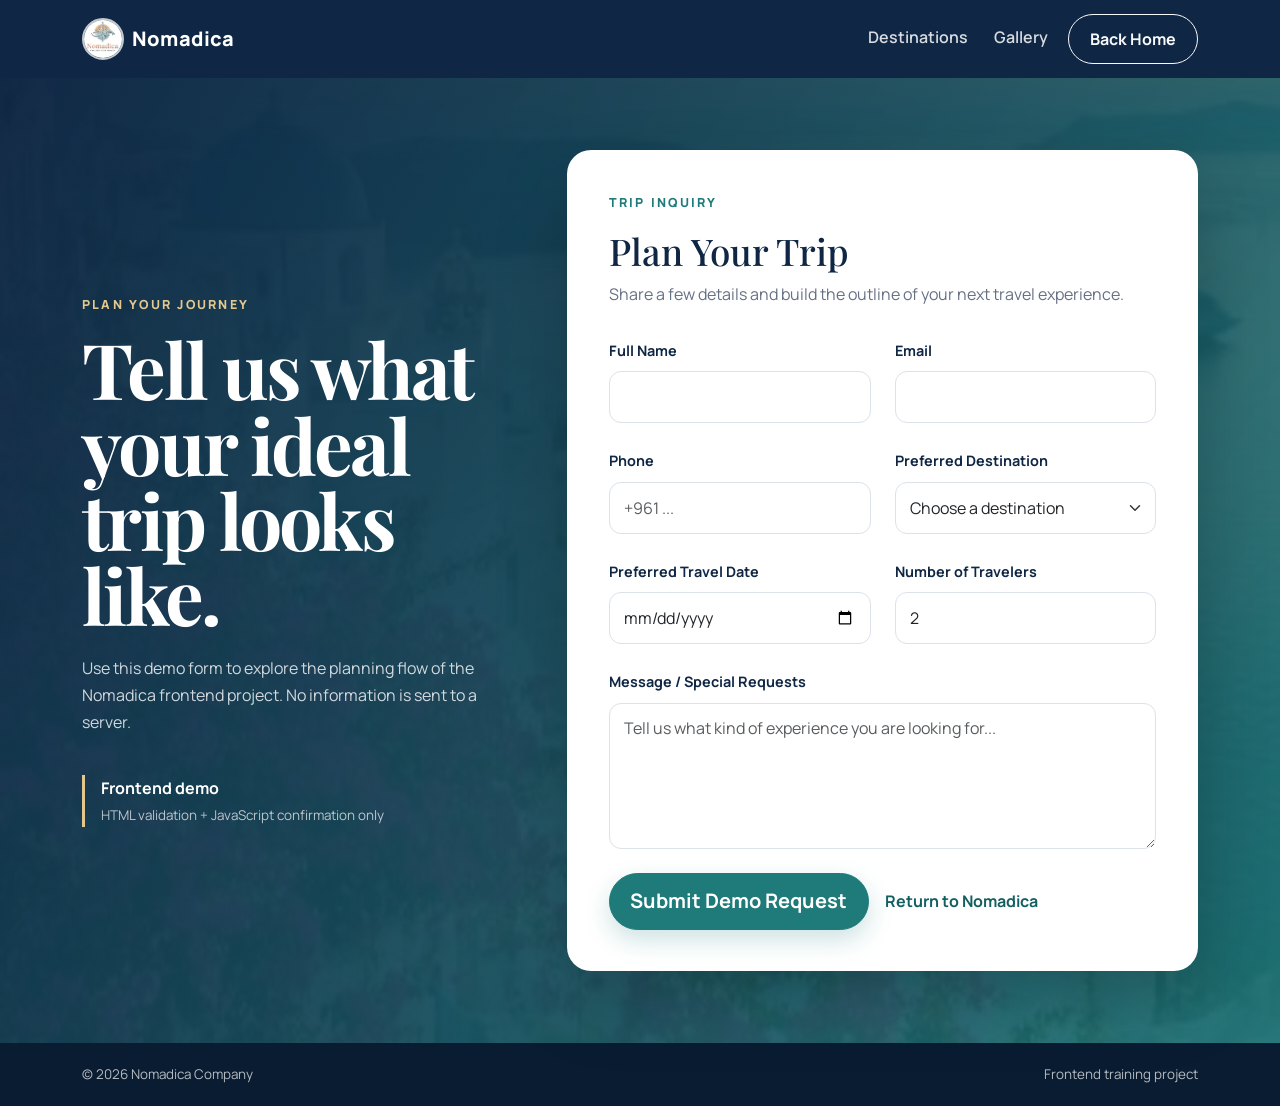
<file: form-page.html>
<!doctype html>
<html lang="en">
<head>
  <meta charset="utf-8">
  <meta name="viewport" content="width=device-width, initial-scale=1">
  <meta name="description" content="Plan a demo trip with Nomadica through this frontend-only travel inquiry form.">
  <meta name="theme-color" content="#0f2744">
  <title>Plan Your Trip | Nomadica</title>
  <link rel="preconnect" href="https://fonts.googleapis.com">
  <link rel="preconnect" href="https://fonts.gstatic.com" crossorigin>
  <link href="https://fonts.googleapis.com/css2?family=Manrope:wght@400;500;600;700;800&family=Playfair+Display:wght@600;700&display=swap" rel="stylesheet">
  <link href="https://cdn.jsdelivr.net/npm/bootstrap@5.3.3/dist/css/bootstrap.min.css" rel="stylesheet">
  <link rel="stylesheet" href="assets/css/style.css">
</head>
<body class="form-page-body">
  <a class="skip-link" href="#trip-form">Skip to form</a>
  <nav class="navbar navbar-expand-lg navbar-dark form-navbar" aria-label="Form page navigation">
    <div class="container">
      <a class="navbar-brand d-flex align-items-center gap-2" href="index.html">
        <img src="assets/images/general/nomadica-logo.jpg" alt="Nomadica logo" class="brand-logo" width="42" height="42"><span>Nomadica</span>
      </a>
      <button class="navbar-toggler" type="button" data-bs-toggle="collapse" data-bs-target="#formNav" aria-controls="formNav" aria-expanded="false" aria-label="Toggle navigation"><span class="navbar-toggler-icon"></span></button>
      <div class="collapse navbar-collapse" id="formNav"><ul class="navbar-nav ms-auto"><li class="nav-item"><a class="nav-link" href="index.html#destinations">Destinations</a></li><li class="nav-item"><a class="nav-link" href="index.html#gallery">Gallery</a></li><li class="nav-item ms-lg-2"><a class="btn btn-outline-light" href="index.html">Back Home</a></li></ul></div>
    </div>
  </nav>

  <main>
    <section class="form-hero">
      <div class="container">
        <div class="row align-items-center g-5">
          <div class="col-lg-5">
            <p class="eyebrow">Plan your journey</p>
            <h1>Tell us what your ideal trip looks like.</h1>
            <p class="form-hero-copy">Use this demo form to explore the planning flow of the Nomadica frontend project. No information is sent to a server.</p>
            <div class="form-side-note"><strong>Frontend demo</strong><span>HTML validation + JavaScript confirmation only</span></div>
          </div>
          <div class="col-lg-7">
            <div class="trip-form-card" id="trip-form">
              <div class="form-heading"><p class="eyebrow dark">Trip inquiry</p><h2>Plan Your Trip</h2><p>Share a few details and build the outline of your next travel experience.</p></div>
              <form id="travelForm" novalidate>
                <div class="row g-4">
                  <div class="col-md-6"><label for="fullName" class="form-label">Full Name</label><input class="form-control" id="fullName" name="fullName" type="text" autocomplete="name" required><div class="invalid-feedback">Please enter your name.</div></div>
                  <div class="col-md-6"><label for="email" class="form-label">Email</label><input class="form-control" id="email" name="email" type="email" autocomplete="email" required><div class="invalid-feedback">Please enter a valid email.</div></div>
                  <div class="col-md-6"><label for="phone" class="form-label">Phone</label><input class="form-control" id="phone" name="phone" type="tel" autocomplete="tel" placeholder="+961 ..."></div>
                  <div class="col-md-6"><label for="destination" class="form-label">Preferred Destination</label><select class="form-select" id="destination" name="destination" required><option value="" selected disabled>Choose a destination</option><option>Paris, France</option><option>Santorini, Greece</option><option>Lebanon</option><option>Maldives</option><option>Rome, Italy</option><option>Bali, Indonesia</option><option>Other</option></select><div class="invalid-feedback">Please choose a destination.</div></div>
                  <div class="col-md-6"><label for="travelDate" class="form-label">Preferred Travel Date</label><input class="form-control" id="travelDate" name="travelDate" type="date" required><div class="invalid-feedback">Please choose a travel date.</div></div>
                  <div class="col-md-6"><label for="travelers" class="form-label">Number of Travelers</label><input class="form-control" id="travelers" name="travelers" type="number" min="1" max="20" value="2" required><div class="invalid-feedback">Please enter a valid number of travelers.</div></div>
                  <div class="col-12"><label for="message" class="form-label">Message / Special Requests</label><textarea class="form-control" id="message" name="message" rows="5" placeholder="Tell us what kind of experience you are looking for..."></textarea></div>
                  <div class="col-12 d-flex flex-column flex-sm-row gap-3 align-items-sm-center"><button class="btn btn-primary btn-lg" type="submit">Submit Demo Request</button><a class="text-link" href="index.html">Return to Nomadica</a></div>
                </div>
              </form>
              <div class="form-success" id="formSuccess" role="status" aria-live="polite" hidden><strong>Thank you!</strong> This demo form is part of the frontend training project. No data was sent to a server.</div>
            </div>
          </div>
        </div>
      </div>
    </section>
  </main>

  <footer class="form-footer"><div class="container d-flex flex-column flex-md-row justify-content-between gap-2"><span>© <span id="year"></span> Nomadica Company</span><span>Frontend training project</span></div></footer>

  <script src="https://cdn.jsdelivr.net/npm/bootstrap@5.3.3/dist/js/bootstrap.bundle.min.js"></script>
  <script src="assets/js/main.js"></script>
</body>
</html>
</file>
<file: assets/css/style.css>
:root {
  --navy: #0f2744;
  --navy-2: #17395f;
  --teal: #1f7a7a;
  --teal-dark: #145f61;
  --sand: #d9b879;
  --cream: #f7f4ee;
  --white: #ffffff;
  --ink: #172033;
  --muted: #667085;
  --border: #e6e9ee;
  --shadow: 0 18px 50px rgba(15,39,68,.10);
  --radius: 18px;
  --container: 1180px;
}

* { box-sizing: border-box; }
html { scroll-behavior: smooth; scroll-padding-top: 84px; }
body { margin: 0; font-family: "Manrope", sans-serif; color: var(--ink); background: var(--white); line-height: 1.7; }
img { max-width: 100%; display: block; }
a { color: inherit; text-decoration: none; }
button, input, textarea, select { font: inherit; }
::selection { background: rgba(31,122,122,.18); }

.skip-link { position: fixed; left: 12px; top: -60px; z-index: 9999; background: #fff; color: var(--navy); padding: 10px 14px; border-radius: 8px; }
.skip-link:focus { top: 12px; }

.navbar { min-height: 78px; transition: background .25s ease, box-shadow .25s ease, min-height .25s ease; }
.navbar.scrolled { background: rgba(15,39,68,.97); min-height: 70px; box-shadow: 0 8px 30px rgba(0,0,0,.15); backdrop-filter: blur(10px); }
.navbar-brand { color: #fff; font-weight: 800; letter-spacing: .01em; }
.brand-logo { width: 42px; height: 42px; object-fit: cover; border-radius: 50%; border: 2px solid rgba(255,255,255,.75); }
.nav-link { color: rgba(255,255,255,.84) !important; font-weight: 600; padding: .65rem .8rem !important; position: relative; }
.nav-link::after { content: ""; position: absolute; left: .8rem; right: .8rem; bottom: .35rem; height: 2px; background: var(--sand); transform: scaleX(0); transform-origin: left; transition: transform .2s ease; }
.nav-link:hover::after, .nav-link:focus-visible::after { transform: scaleX(1); }
.nav-cta { padding: .7rem 1rem; }

.btn { border-radius: 999px; font-weight: 700; padding: .78rem 1.3rem; transition: transform .18s ease, box-shadow .18s ease, background .18s ease; }
.btn:hover { transform: translateY(-2px); }
.btn-primary { --bs-btn-bg: var(--teal); --bs-btn-border-color: var(--teal); --bs-btn-hover-bg: var(--teal-dark); --bs-btn-hover-border-color: var(--teal-dark); box-shadow: 0 10px 25px rgba(31,122,122,.22); }
.btn-outline-light { --bs-btn-hover-color: var(--navy); }
.btn:focus-visible, .nav-link:focus-visible, .text-link:focus-visible { outline: 3px solid rgba(217,184,121,.75); outline-offset: 3px; }

.hero { min-height: 100svh; position: relative; display: flex; align-items: center; overflow: hidden; background: var(--navy); }
.hero-video { position: absolute; inset: 0; width: 100%; height: 100%; object-fit: cover; }
.hero-overlay { position: absolute; inset: 0; background: linear-gradient(90deg, rgba(8,23,42,.94) 0%, rgba(8,23,42,.72) 48%, rgba(8,23,42,.30) 100%); }
.hero-content { position: relative; z-index: 2; color: #fff; padding-top: 90px; }
.eyebrow { text-transform: uppercase; letter-spacing: .18em; font-size: .78rem; font-weight: 800; color: #e4c98e; margin-bottom: 1rem; }
.eyebrow.dark { color: var(--teal); }
.hero h1, .form-hero h1 { font-family: "Playfair Display", serif; font-size: clamp(3.3rem, 8vw, 6.7rem); line-height: .98; margin-bottom: 1.4rem; font-weight: 700; letter-spacing: -.035em; }
.hero h1 span { color: #d9c08a; }
.hero-copy { max-width: 690px; color: rgba(255,255,255,.85); font-size: clamp(1rem, 2vw, 1.2rem); }
.hero-actions { display: flex; gap: .8rem; flex-wrap: wrap; margin-top: 2rem; }
.scroll-cue { position: absolute; z-index: 2; bottom: 28px; left: 50%; transform: translateX(-50%); color: rgba(255,255,255,.72); text-transform: uppercase; letter-spacing: .14em; font-size: .72rem; }
.scroll-cue::after { content: ""; display: block; width: 1px; height: 38px; margin: 8px auto 0; background: rgba(255,255,255,.55); }

.section { padding: 96px 0; }
.soft-section { background: var(--cream); }
.section-heading { max-width: 760px; margin-bottom: 46px; }
.section-title { font-family: "Playfair Display", serif; color: var(--navy); font-size: clamp(2.2rem, 5vw, 3.8rem); line-height: 1.08; letter-spacing: -.025em; }
.section-intro { max-width: 470px; color: var(--muted); }
.lead-copy { color: #475467; font-size: 1.07rem; }
.image-frame { border-radius: 28px; overflow: hidden; box-shadow: var(--shadow); aspect-ratio: 4/3; background: #e7edf1; }
.image-frame img { width: 100%; height: 100%; object-fit: cover; }
.about-points { margin-top: 2rem; display: grid; gap: 1.1rem; }
.about-points article { display: grid; grid-template-columns: 52px 1fr; gap: 1rem; align-items: start; }
.about-points article > span { width: 44px; height: 44px; border-radius: 50%; display: grid; place-items: center; background: rgba(31,122,122,.1); color: var(--teal); font-weight: 800; font-size: .78rem; }
.about-points h3 { margin: 0 0 .2rem; font-size: 1rem; color: var(--navy); font-weight: 800; }
.about-points p { margin: 0; color: var(--muted); font-size: .94rem; }

.team-card { background: var(--white); border: 1px solid var(--border); border-radius: var(--radius); overflow: hidden; box-shadow: 0 8px 30px rgba(15,39,68,.05); transition: transform .2s ease, box-shadow .2s ease; }
.team-card:hover { transform: translateY(-5px); box-shadow: var(--shadow); }
.team-card img { width: 100%; height: 330px; object-fit: cover; object-position: center top; }
.team-card-body { padding: 1.5rem; }
.team-card .role { color: var(--teal); text-transform: uppercase; letter-spacing: .1em; font-size: .7rem; font-weight: 800; margin-bottom: .3rem; }
.team-card h3 { color: var(--navy); font-size: 1.35rem; font-weight: 800; }
.team-card p:last-child { color: var(--muted); margin-bottom: 0; }

.destination-grid { display: grid; grid-template-columns: repeat(12, 1fr); gap: 18px; margin-top: 42px; }
.destination-card { position: relative; min-height: 390px; overflow: hidden; border-radius: 20px; background: var(--navy); isolation: isolate; }
.destination-card:nth-child(1), .destination-card:nth-child(4) { grid-column: span 7; }
.destination-card:nth-child(2), .destination-card:nth-child(3) { grid-column: span 5; }
.destination-card:nth-child(5), .destination-card:nth-child(6) { grid-column: span 6; }
.destination-card img { position: absolute; inset: 0; width: 100%; height: 100%; object-fit: cover; transition: transform .45s ease; }
.destination-card::after { content: ""; position: absolute; inset: 0; background: linear-gradient(180deg, transparent 35%, rgba(7,22,40,.88) 100%); z-index: 1; }
.destination-card:hover img { transform: scale(1.045); }
.destination-overlay { position: absolute; z-index: 2; left: 26px; right: 26px; bottom: 24px; color: white; }
.destination-overlay span { text-transform: uppercase; letter-spacing: .13em; font-weight: 800; font-size: .7rem; color: #ead49e; }
.destination-overlay h3 { font-family: "Playfair Display", serif; font-size: 2rem; margin: .2rem 0; }
.destination-overlay p { margin: 0; max-width: 500px; color: rgba(255,255,255,.82); }

.gallery-section { background: #f9fafb; }
.gallery-grid { display: grid; grid-template-columns: repeat(12, 1fr); grid-auto-rows: 145px; gap: 14px; }
.gallery-item { margin: 0; overflow: hidden; border-radius: 16px; grid-column: span 3; grid-row: span 2; background: #e8edf0; }
.gallery-featured { grid-column: span 6; grid-row: span 4; }
.gallery-tall { grid-column: span 3; grid-row: span 4; }
.gallery-wide { grid-column: span 6; grid-row: span 2; }
.gallery-item img { width: 100%; height: 100%; object-fit: cover; transition: transform .4s ease, filter .4s ease; }
.gallery-item:hover img { transform: scale(1.035); filter: saturate(1.06); }

.review-card { margin: 0; background: #fff; border: 1px solid var(--border); border-radius: var(--radius); padding: 1.7rem; box-shadow: 0 8px 25px rgba(15,39,68,.04); }
.rating { color: #d8ad52; letter-spacing: .12em; font-size: .9rem; }
.review-card p { font-family: "Playfair Display", serif; font-size: 1.25rem; line-height: 1.5; color: var(--navy); margin: 1rem 0 1.5rem; }
.review-card footer { font-weight: 800; color: var(--ink); }
.review-card footer span { display: block; color: var(--muted); font-weight: 500; font-size: .82rem; margin-top: .15rem; }

.cta-section { padding: 44px 0 96px; background: var(--cream); }
.cta-card { max-width: 1050px; margin: 0 auto; background: linear-gradient(135deg, var(--navy), #183f65); color: #fff; border-radius: 28px; padding: clamp(3rem, 7vw, 5.5rem) clamp(1.5rem, 6vw, 5rem); box-shadow: var(--shadow); }
.cta-card h2 { font-family: "Playfair Display", serif; font-size: clamp(2.3rem, 5vw, 4rem); margin-bottom: 1rem; }
.cta-card p:not(.eyebrow) { max-width: 680px; margin: 0 auto 1.8rem; color: rgba(255,255,255,.8); }

.site-footer { background: #0b2038; color: rgba(255,255,255,.76); padding: 70px 0 24px; }
.footer-brand { color: white; font-family: "Playfair Display", serif; font-size: 2rem; font-weight: 700; margin-bottom: 1rem; }
.site-footer h2 { color: white; font-size: .9rem; text-transform: uppercase; letter-spacing: .12em; margin-bottom: 1rem; }
.footer-links, .footer-contact { list-style: none; padding: 0; margin: 0; display: grid; gap: .55rem; }
.site-footer a:hover { color: #e6ca8e; }
.footer-bottom { margin-top: 44px; padding-top: 20px; border-top: 1px solid rgba(255,255,255,.12); display: flex; justify-content: space-between; gap: 1rem; font-size: .82rem; }

.form-page-body { background: #f3f6f7; }
.form-navbar { background: var(--navy); min-height: 78px; }
.form-hero { min-height: calc(100vh - 78px); display: flex; align-items: center; padding: 72px 0; color: #fff; background: linear-gradient(120deg, rgba(15,39,68,.98), rgba(31,122,122,.88)), url("../images/destinations/santorini.jpg") center/cover; }
.form-hero h1 { font-size: clamp(2.9rem, 6vw, 5.2rem); }
.form-hero-copy { color: rgba(255,255,255,.8); max-width: 500px; }
.form-side-note { display: inline-flex; flex-direction: column; gap: .15rem; margin-top: 1.4rem; border-left: 3px solid #e2c88d; padding-left: 1rem; }
.form-side-note span { font-size: .84rem; color: rgba(255,255,255,.7); }
.trip-form-card { background: #fff; color: var(--ink); border-radius: 24px; padding: clamp(1.4rem, 4vw, 2.6rem); box-shadow: 0 30px 70px rgba(0,0,0,.22); }
.form-heading { margin-bottom: 1.8rem; }
.form-heading h2 { color: var(--navy); font-family: "Playfair Display", serif; font-size: 2.3rem; }
.form-heading p:last-child { color: var(--muted); }
.form-label { color: var(--navy); font-weight: 700; font-size: .9rem; }
.form-control, .form-select { min-height: 52px; border-radius: 12px; border: 1px solid #dce2e7; padding: .75rem .9rem; }
textarea.form-control { min-height: 130px; }
.form-control:focus, .form-select:focus { border-color: var(--teal); box-shadow: 0 0 0 .2rem rgba(31,122,122,.12); }
.text-link { color: var(--teal-dark); font-weight: 700; }
.form-success { margin-top: 1.4rem; padding: 1rem 1.1rem; border-radius: 12px; background: #edf8f5; color: #165f50; border: 1px solid #cce9df; }
.form-footer { background: #091c31; color: rgba(255,255,255,.7); padding: 20px 0; font-size: .84rem; }

@media (max-width: 991.98px) {
  .navbar { background: rgba(15,39,68,.97); }
  .navbar-collapse { padding: 1rem 0 1.2rem; }
  .nav-link { padding-left: 0 !important; }
  .nav-link::after { left: 0; right: auto; width: 40px; }
  .nav-cta { margin-top: .5rem; display: inline-block; }
  .destination-card, .destination-card:nth-child(n) { grid-column: span 6; min-height: 340px; }
  .gallery-featured { grid-column: span 8; }
  .gallery-tall { grid-column: span 4; }
  .gallery-item { grid-column: span 4; }
  .gallery-wide { grid-column: span 8; }
  .form-hero { padding-top: 54px; }
}

@media (max-width: 767.98px) {
  .section { padding: 72px 0; }
  .hero { min-height: 92svh; }
  .hero-overlay { background: linear-gradient(180deg, rgba(8,23,42,.82), rgba(8,23,42,.86)); }
  .hero-content { padding-top: 100px; }
  .hero-actions .btn { width: 100%; }
  .scroll-cue { display: none; }
  .team-card img { height: 300px; }
  .destination-grid { grid-template-columns: 1fr; }
  .destination-card, .destination-card:nth-child(n) { grid-column: auto; min-height: 330px; }
  .gallery-grid { grid-template-columns: repeat(2, 1fr); grid-auto-rows: 180px; gap: 10px; }
  .gallery-item, .gallery-featured, .gallery-tall, .gallery-wide { grid-column: auto; grid-row: span 1; }
  .gallery-featured, .gallery-tall { grid-row: span 2; }
  .footer-bottom { flex-direction: column; }
  .form-hero { min-height: auto; }
}

@media (max-width: 479.98px) {
  .hero h1 { font-size: 3.05rem; }
  .section-title { font-size: 2.35rem; }
  .gallery-grid { grid-template-columns: 1fr; grid-auto-rows: 250px; }
  .gallery-item, .gallery-featured, .gallery-tall, .gallery-wide { grid-row: auto; }
  .cta-card { border-radius: 20px; }
  .trip-form-card { border-radius: 18px; }
}

@media (prefers-reduced-motion: reduce) {
  html { scroll-behavior: auto; }
  *, *::before, *::after { transition-duration: .001ms !important; animation-duration: .001ms !important; animation-iteration-count: 1 !important; }
}
</file>
